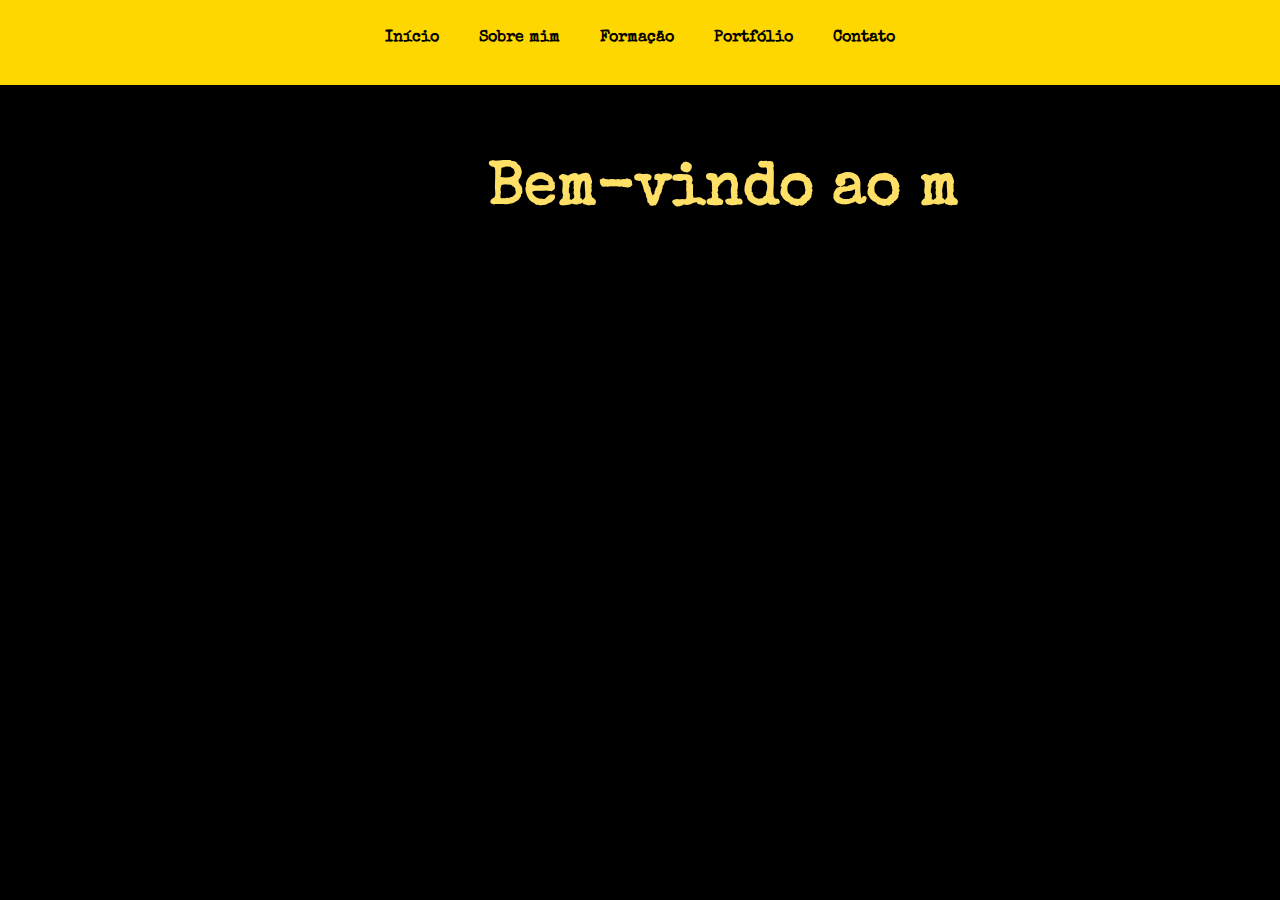
<file: index.html>
<!DOCTYPE html>
<html lang="pt-br">

<head>
  <meta charset="UTF-8">
  <meta name="viewport" content="width=device-width, initial-scale=1.0">
  <title>Meu Portfólio</title>
  <link rel="stylesheet" href="css/style.css">
</head>

<body>
  <header>
    <nav>
      <ul>
        <li><a href="index.html">Início</a></li>
        <li><a href="sobre.html">Sobre mim</a></li>
        <li><a href="formacao.html">Formação</a></li>
        <li><a href="portfolio.html">Portfólio</a></li>
        <li><a href="contato.html">Contato</a></li>
      </ul>
    </nav>
  </header>

  <main>
    <div class="conteudo-centralizado">
      <img src="images/minha-foto.jpg" alt="Minha foto" class="foto-perfil" />
      <div class="texto-principal">
        <h1>Bem-vindo ao meu portfólio!</h1>
        <h2>Andressa Dahmer Pasqualeto</h2>
        <p>Aqui você encontrará informações sobre mim, minha formação, meus projetos e formas de contato.</p>
        <p>Sou estudante de ADS - Análise e Desenvolvimento de Sistemas e estou sempre buscando novos desafios para aprender e crescer na área de TI.</p>
        <p>Fique à vontade para navegar pelas páginas e conhecer um pouco mais sobre meu trabalho!</p>
      </div>
    </div>
  </main>

  <script src="js/script.js"></script>

</body>
</html>
</file>
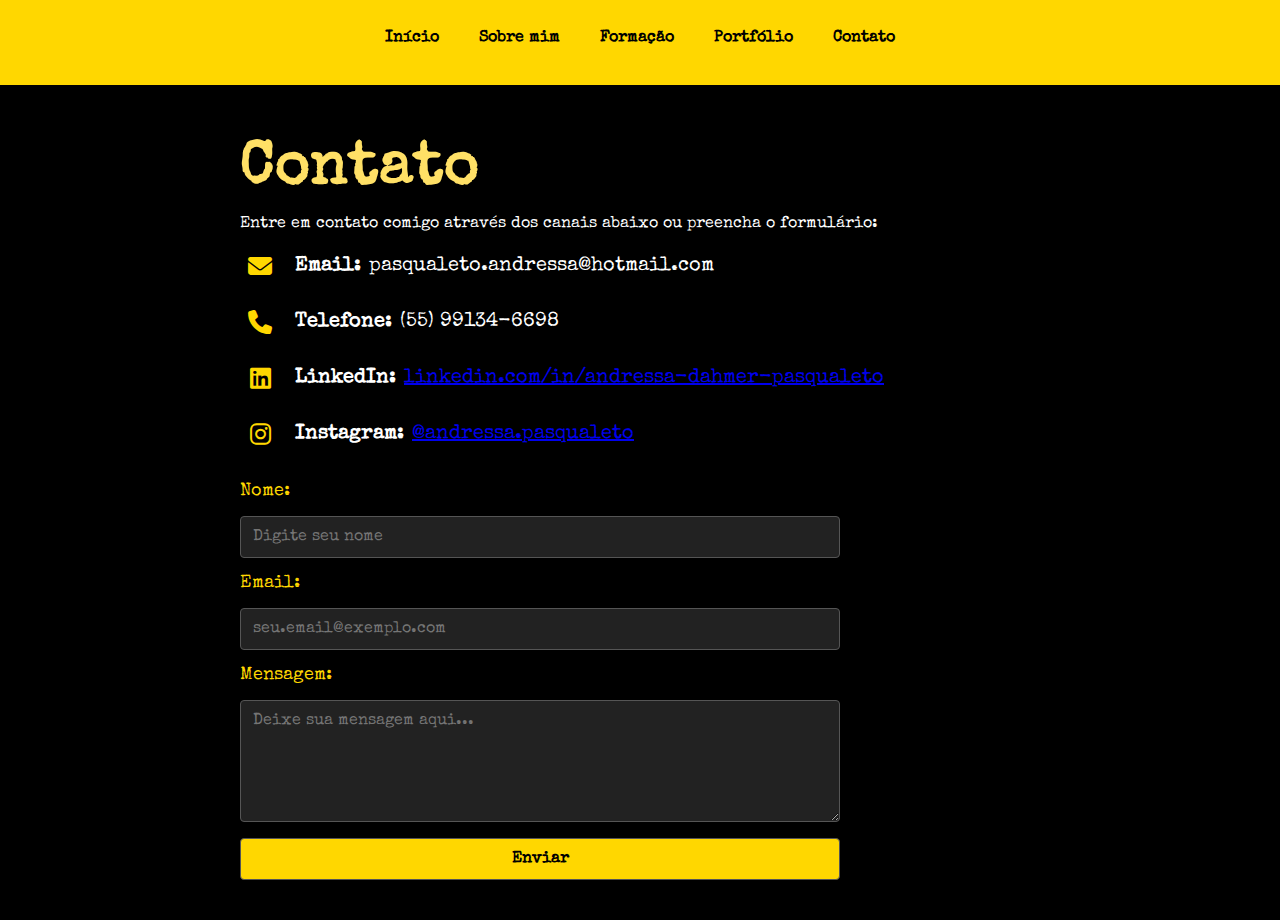
<file: contato.html>
<!DOCTYPE html>
<html lang="pt-br">

<head>
  <meta charset="UTF-8">
  <title>Contato</title>
  <link rel="stylesheet" href="css/style.css">
  <link rel="stylesheet" href="https://cdnjs.cloudflare.com/ajax/libs/font-awesome/6.5.2/css/all.min.css">
</head>

<body>
  <header>
    <nav>
      <ul>
        <li><a href="index.html">Início</a></li>
        <li><a href="sobre.html">Sobre mim</a></li>
        <li><a href="formacao.html">Formação</a></li>
        <li><a href="portfolio.html">Portfólio</a></li>
        <li><a href="contato.html">Contato</a></li>
      </ul>
    </nav>
  </header>

  <main>
    <div class="conteudo-contato">
      <h1>Contato</h1>
      <p>Entre em contato comigo através dos canais abaixo ou preencha o formulário:</p>
      
      <ul class="lista-contato">
        <li><i class="fas fa-envelope"></i> <strong>Email:</strong> pasqualeto.andressa@hotmail.com</li>
        <li><i class="fas fa-phone"></i> <strong>Telefone:</strong> (55) 99134-6698</li>
        <li><i class="fab fa-linkedin"></i> <strong>LinkedIn:</strong> <a href="https://www.linkedin.com/in/andressa-dahmer-pasqualeto" target="_blank">linkedin.com/in/andressa-dahmer-pasqualeto</a></li>
        <li><i class="fab fa-instagram"></i> <strong>Instagram:</strong> <a href="https://www.instagram.com/andressa.pasqualeto/" target="_blank">@andressa.pasqualeto</a></li>
      </ul>

      <form>
        <label for="nome">Nome:</label>
        <input type="text" id="nome" name="nome" placeholder="Digite seu nome" required>

        <label for="email">Email:</label>
        <input type="email" id="email" name="email" placeholder="seu.email@exemplo.com" required>

        <label for="mensagem">Mensagem:</label>
        <textarea id="mensagem" name="mensagem" rows="6" placeholder="Deixe sua mensagem aqui..." required></textarea>

        <button type="submit">Enviar</button>
      </form>
    </div>
  </main>

  <script src="js/script.js"></script>
</body>
</html>
</file>
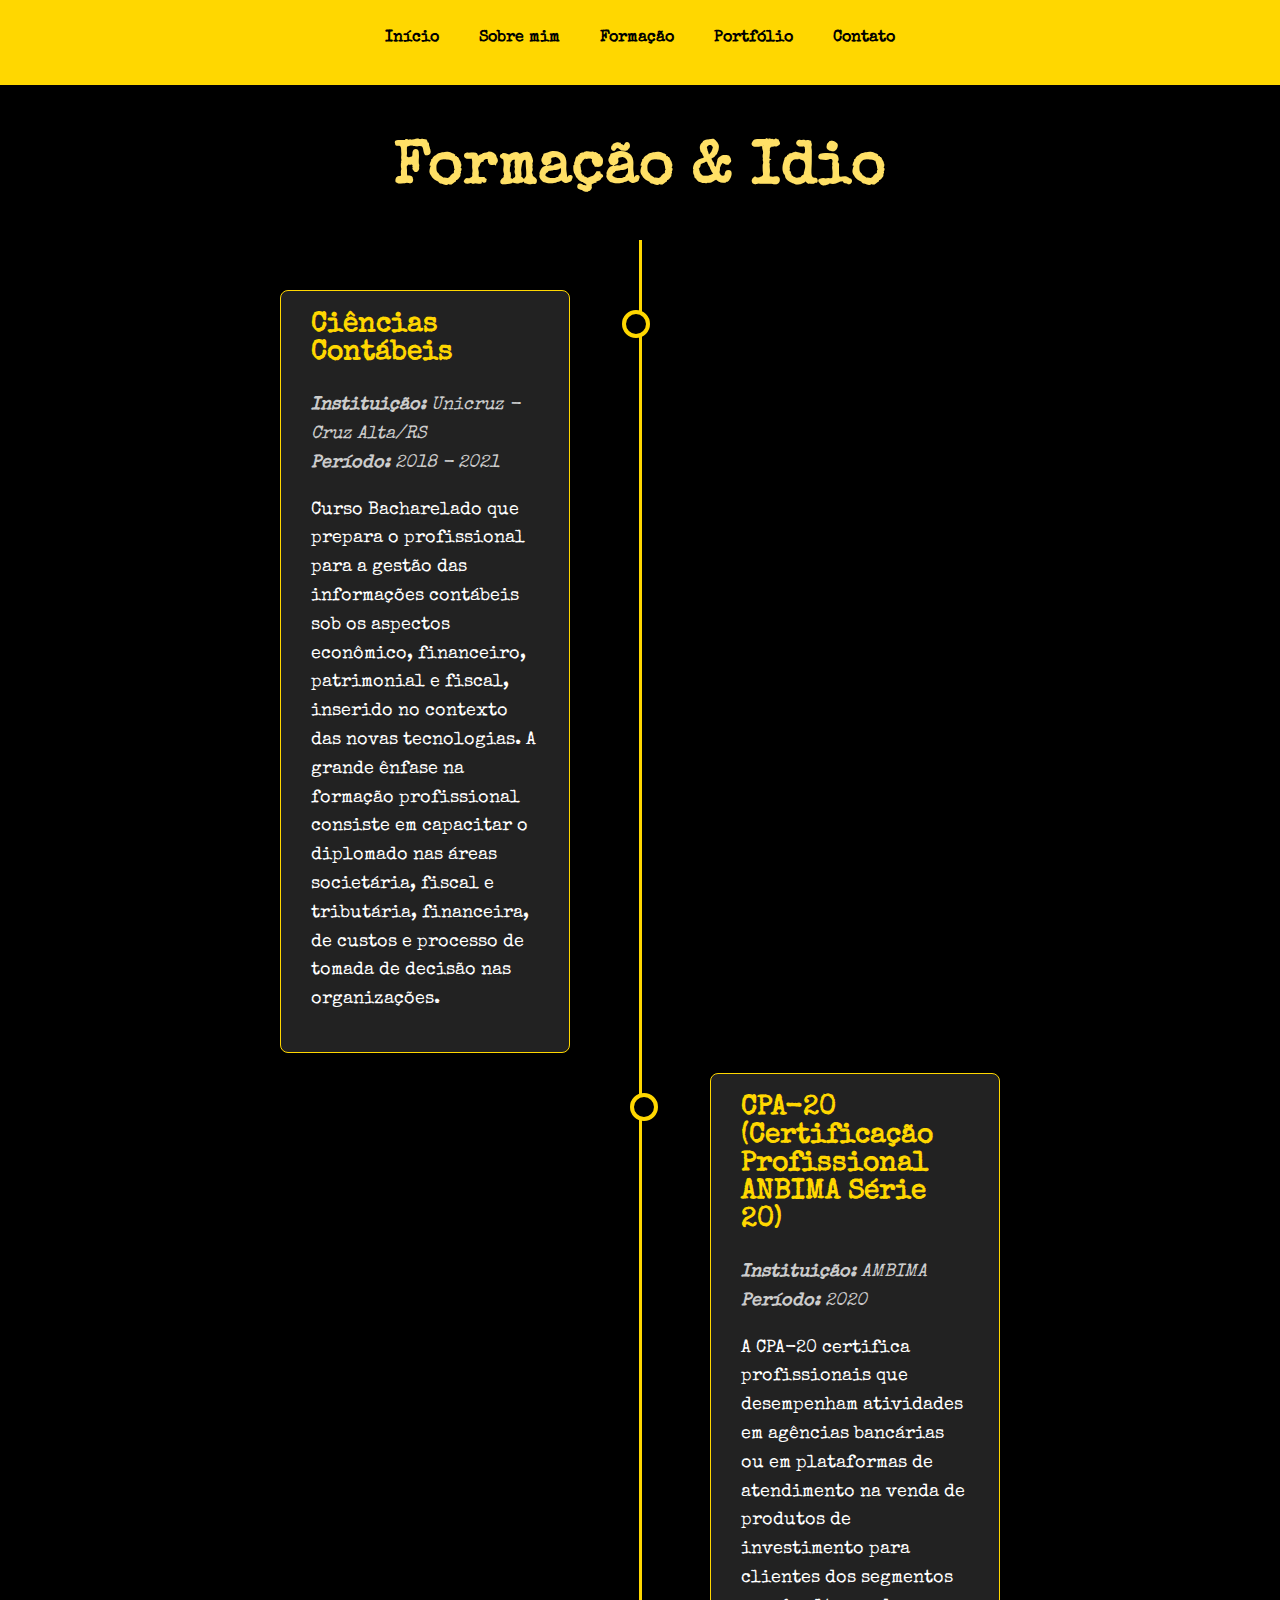
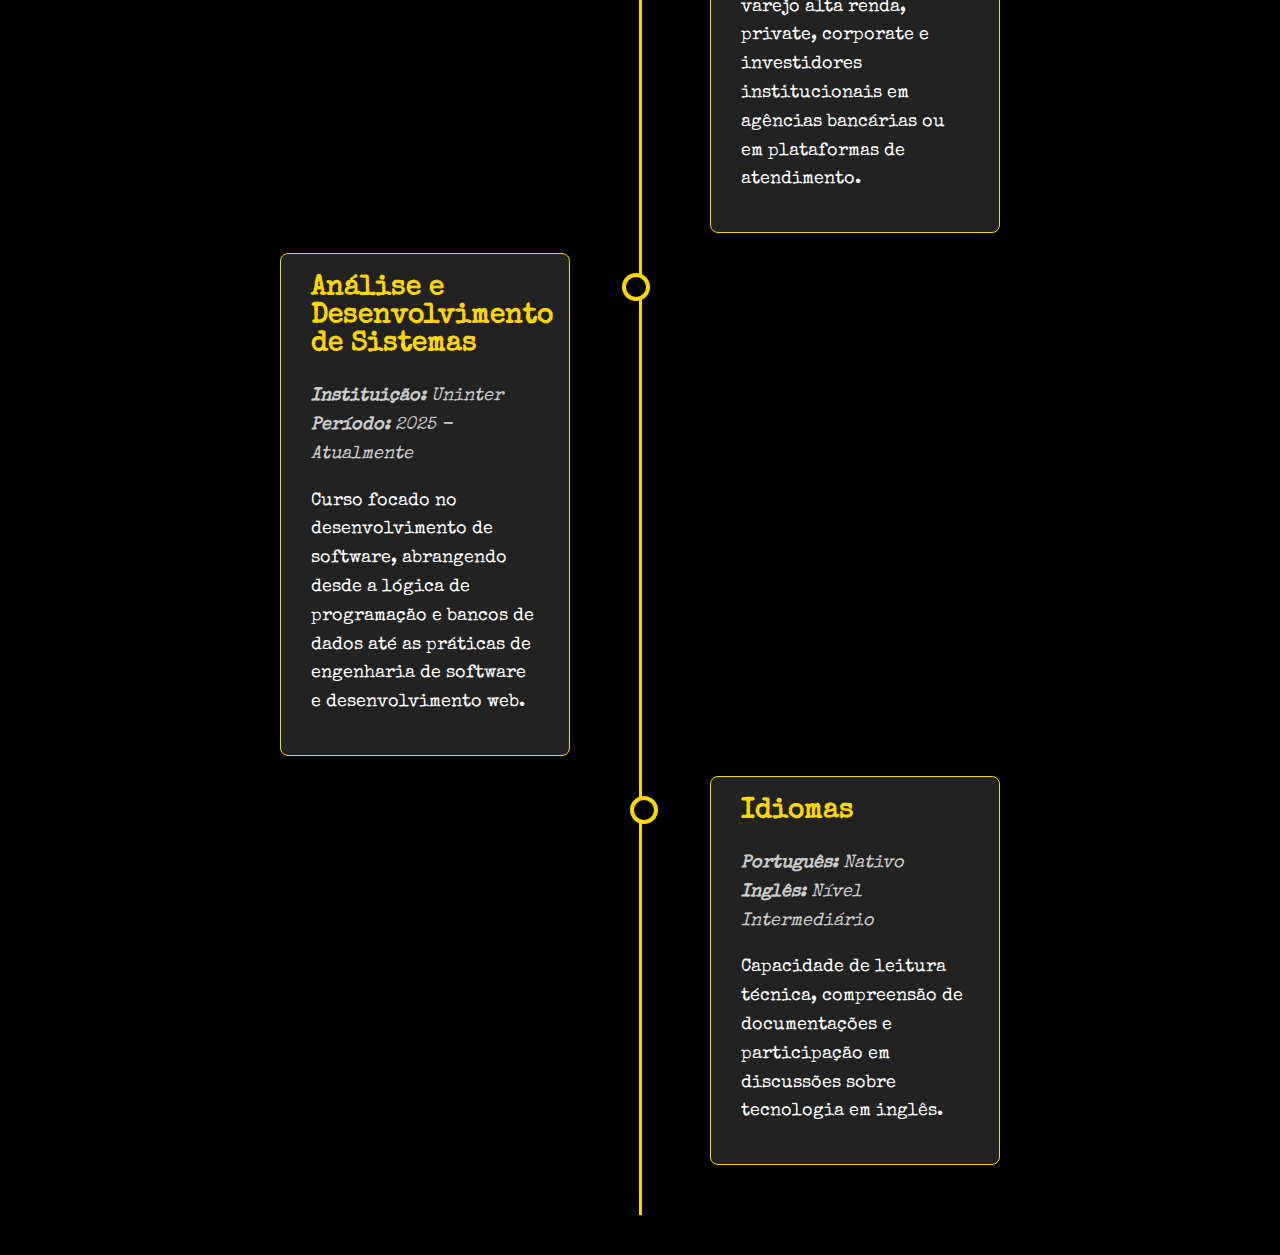
<file: formacao.html>
<!DOCTYPE html>
<html lang="pt-br">

<head>
  <meta charset="UTF-8">
  <title>Formação</title>
  <link rel="stylesheet" href="css/style.css">
</head>

<body>
  <header>
    <nav>
      <ul>
        <li><a href="index.html">Início</a></li>
        <li><a href="sobre.html">Sobre mim</a></li>
        <li><a href="formacao.html">Formação</a></li>
        <li><a href="portfolio.html">Portfólio</a></li>
        <li><a href="contato.html">Contato</a></li>
      </ul>
    </nav>
  </header>

  <main>
    <div class="conteudo-pagina">
      <h1>Formação & Idiomas</h1>

      <div class="timeline">

        <div class="timeline-item">
          <div class="timeline-content">
            <h2>Ciências Contábeis</h2>
            <p class="timeline-detalhes">
              <strong>Instituição:</strong> Unicruz - Cruz Alta/RS<br>
              <strong>Período:</strong> 2018 - 2021
            </p>
            <p> Curso Bacharelado que prepara o profissional para a gestão das informações contábeis sob os aspectos econômico, financeiro, patrimonial e fiscal, inserido no contexto das novas tecnologias. A grande ênfase na formação profissional consiste em capacitar o diplomado nas áreas societária, fiscal e tributária, financeira, de custos e processo de tomada de decisão nas organizações.</p>
          </div>
        </div>

        <div class="timeline-item">
          <div class="timeline-content">
            <h2> CPA-20 (Certificação Profissional ANBIMA Série 20)</h2>
            <p class="timeline-detalhes">
              <strong>Instituição:</strong> AMBIMA<br>
              <strong>Período:</strong> 2020
            </p>
            <p> A CPA-20 certifica profissionais que desempenham atividades em agências bancárias ou em plataformas de atendimento na venda de produtos de investimento para clientes dos segmentos varejo alta renda, private, corporate e investidores institucionais em agências bancárias ou em plataformas de atendimento.</p>
          </div>
        </div>
        
        <div class="timeline-item">
          <div class="timeline-content">
            <h2>Análise e Desenvolvimento de Sistemas</h2>
            <p class="timeline-detalhes">
              <strong>Instituição:</strong> Uninter<br>
              <strong>Período:</strong> 2025 - Atualmente
            </p>
            <p> Curso focado no desenvolvimento de software, abrangendo desde a lógica de programação e bancos de dados até as práticas de engenharia de software e desenvolvimento web.</p>
          </div>
        </div>

        <div class="timeline-item">
          <div class="timeline-content">
            <h2>Idiomas</h2>
            <p class="timeline-detalhes">
              <strong>Português:</strong> Nativo<br>
              <strong>Inglês:</strong> Nível Intermediário
            </p>
            <p>Capacidade de leitura técnica, compreensão de documentações e participação em discussões sobre tecnologia em inglês.</p>
          </div>
        </div>

      </div>
    </div>
  </main>
  
  <script src="js/script.js"></script>

</body>
</html>
</file>
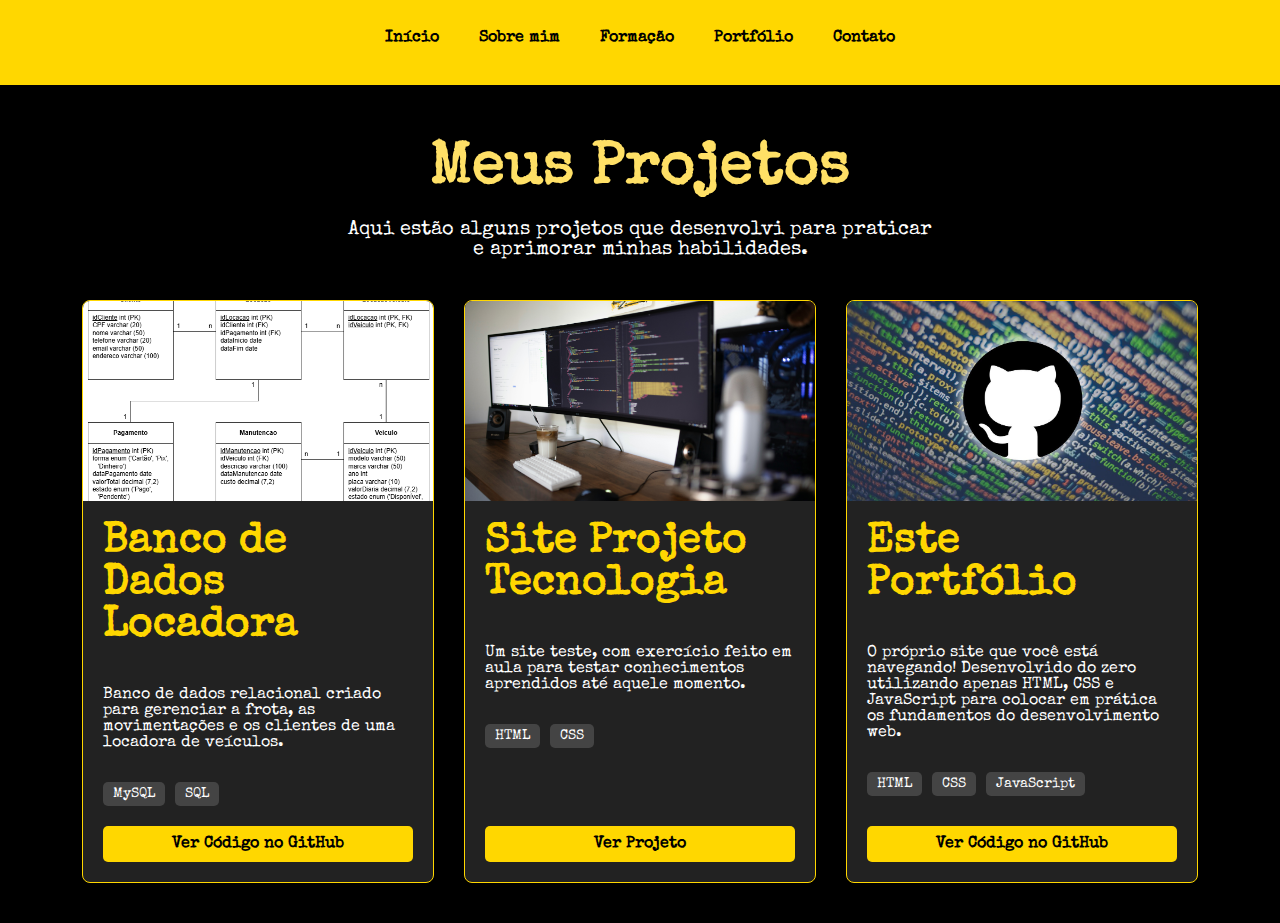
<file: portfolio.html>
<!DOCTYPE html>
<html lang="pt-br">

<head>
  <meta charset="UTF-8">
  <title>Portfólio</title>
  <link rel="stylesheet" href="css/style.css">
</head>

<body>
  <header>
    <nav>
      <ul>
        <li><a href="index.html">Início</a></li>
        <li><a href="sobre.html">Sobre mim</a></li>
        <li><a href="formacao.html">Formação</a></li>
        <li><a href="portfolio.html">Portfólio</a></li>
        <li><a href="contato.html">Contato</a></li>
      </ul>
    </nav>
  </header>

  <main>
    <div class="conteudo-pagina">
      <h1>Meus Projetos</h1>
      <p class="portfolio-subtitulo">Aqui estão alguns projetos que desenvolvi para praticar e aprimorar minhas habilidades.</p>

      <div class="portfolio-container">

        <div class="projeto-card">
            <img src="images/locadora-bd.png" alt="Diagrama do Banco de Dados de uma Locadora de Veículos" class="projeto-imagem">
            <div class="projeto-info">
                <h2>Banco de Dados Locadora</h2>
                <p>Banco de dados relacional criado para gerenciar a frota, as movimentações e os clientes de uma locadora de veículos.</p>
                <div class="projeto-tags">
                    <span>MySQL</span>
                    <span>SQL</span>
                </div>
                <a href="https://github.com/AndressaPasqualeto/bancodados" class="projeto-link" target="_blank">Ver Código no GitHub</a>
            </div>
        </div>

        <div class="projeto-card">
          <img src="images/projeto-tec.png" alt="Imagem do projeto Site de Tecnologia" class="projeto-imagem">
          <div class="projeto-info">
            <h2>Site Projeto Tecnologia</h2>
            <p>Um site teste, com exercício feito em aula para testar conhecimentos aprendidos até aquele momento.</p>
            <div class="projeto-tags">
              <span>HTML</span>
              <span>CSS</span>
            </div>
            <a href="https://github.com/AndressaPasqualeto/projetotec" class="projeto-link" target="_blank">Ver Projeto</a>
          </div>
        </div>
        
        <div class="projeto-card">
          <img src="images/projeto-portfolio.jpeg" alt="Imagem do projeto Portfólio" class="projeto-imagem">
          <div class="projeto-info">
            <h2>Este Portfólio</h2>
            <p>O próprio site que você está navegando! Desenvolvido do zero utilizando apenas HTML, CSS e JavaScript para colocar em prática os fundamentos do desenvolvimento web.</p>
            <div class="projeto-tags">
              <span>HTML</span>
              <span>CSS</span>
              <span>JavaScript</span>
            </div>
            <a href="https://github.com/AndressaPasqualeto/andressadp.github.io" class="projeto-link" target="_blank">Ver Código no GitHub</a>
          </div>
        </div>

      </div>
    </div>
  </main>
  <script src="js/script.js"></script>
</body>
</html>
</file>
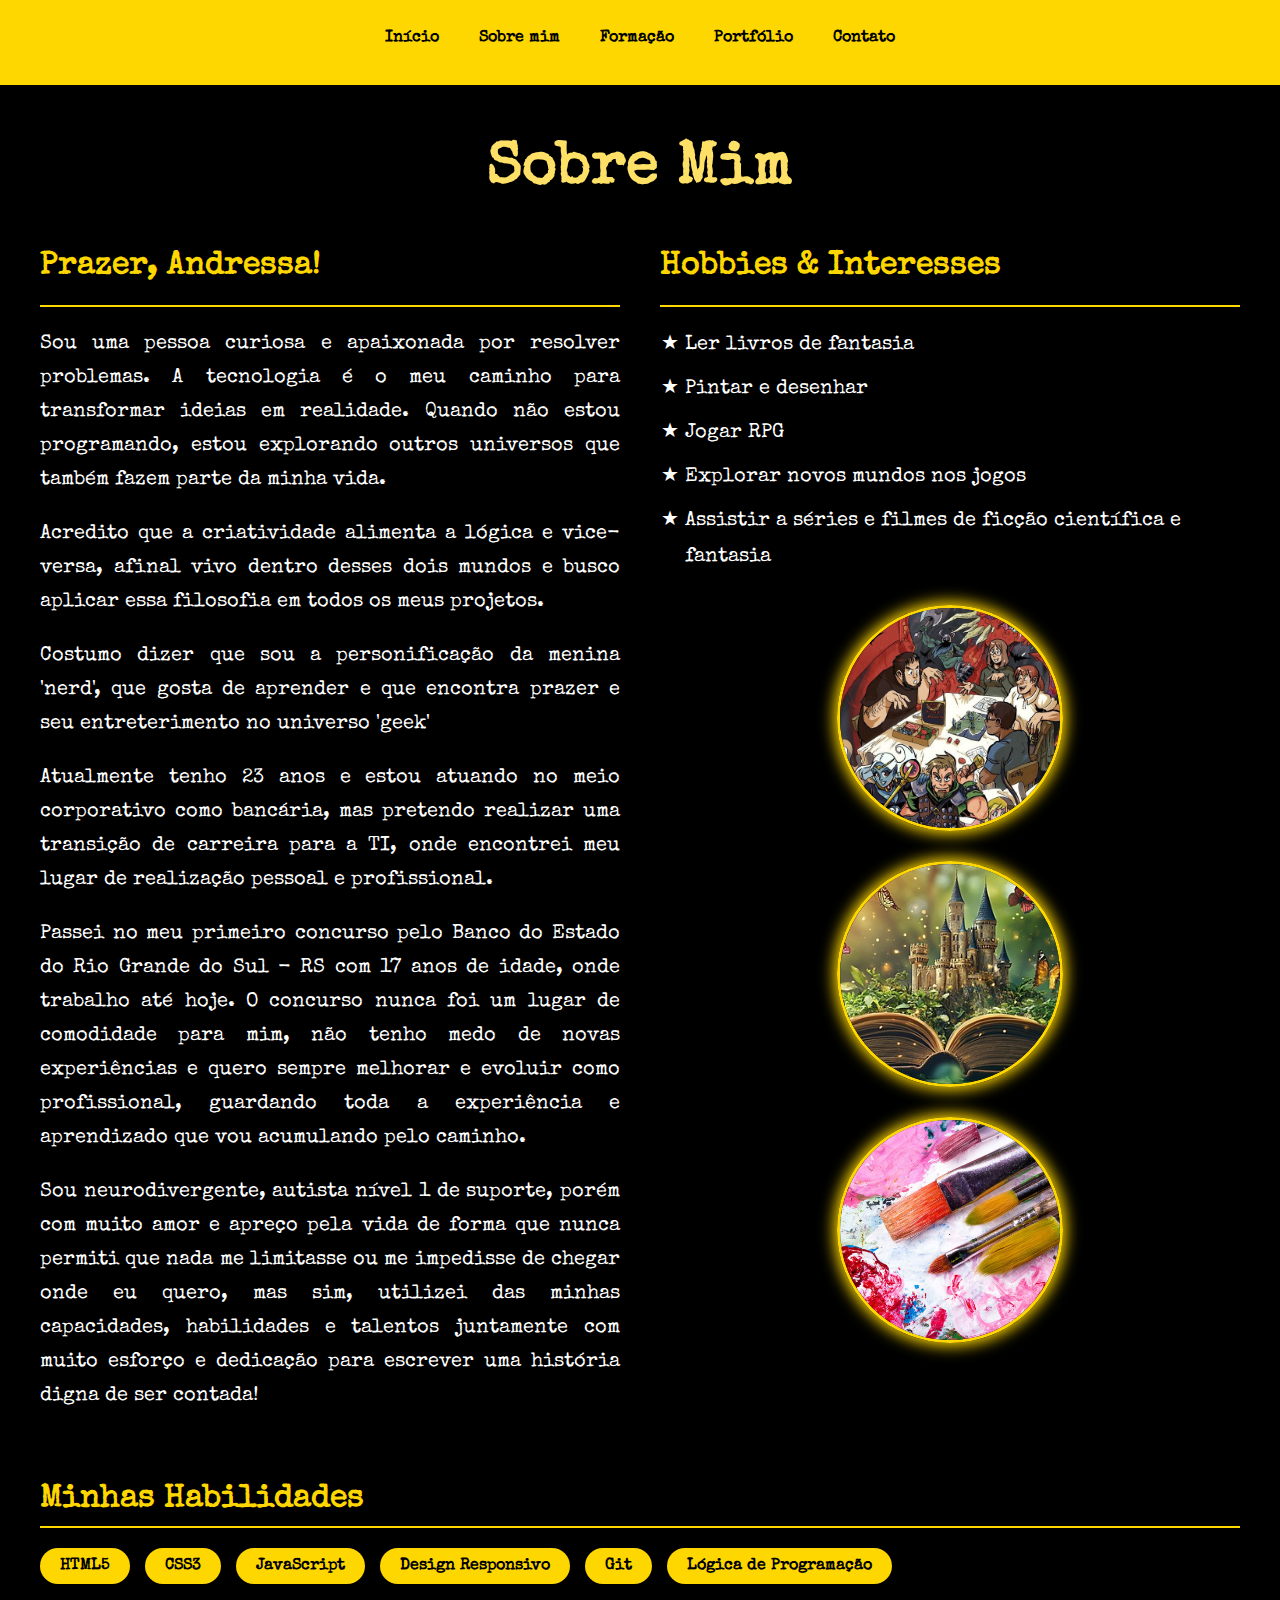
<file: sobre.html>
<!DOCTYPE html>
<html lang="pt-br">

<head>
  <meta charset="UTF-8">
  <title>Sobre Mim</title>
  <link rel="stylesheet" href="css/style.css">
  <link rel="stylesheet" href="https://cdnjs.cloudflare.com/ajax/libs/font-awesome/6.5.2/css/all.min.css">
</head>

<body>
  <header>
    <nav>
      <ul>
        <li><a href="index.html">Início</a></li>
        <li><a href="sobre.html">Sobre mim</a></li>
        <li><a href="formacao.html">Formação</a></li>
        <li><a href="portfolio.html">Portfólio</a></li>
        <li><a href="contato.html">Contato</a></li>
      </ul>
    </nav>
  </header>

  <main>
    <div class="conteudo-pagina">
      <h1>Sobre Mim</h1>
      
      <section class="sobre-mim-container">
        <div class="coluna-texto">
          <h2>Prazer, Andressa!</h2>
          <p>Sou uma pessoa curiosa e apaixonada por resolver problemas. A tecnologia é o meu caminho para transformar ideias em realidade. Quando não estou programando, estou explorando outros universos que também fazem parte da minha vida.</p>
          <p>Acredito que a criatividade alimenta a lógica e vice-versa, afinal vivo dentro desses dois mundos e busco aplicar essa filosofia em todos os meus projetos.</p>
          <p>Costumo dizer que sou a personificação da menina 'nerd', que gosta de aprender e que encontra prazer e seu entreterimento no universo 'geek'</p>
          <p>Atualmente tenho 23 anos e estou atuando no meio corporativo como bancária, mas pretendo realizar uma transição de carreira para a TI, onde encontrei meu lugar de realização pessoal e profissional.</p>
          <p>Passei no meu primeiro concurso pelo Banco do Estado do Rio Grande do Sul - RS com 17 anos de idade, onde trabalho até hoje. O concurso nunca foi um lugar de comodidade para mim, não tenho medo de novas experiências e quero sempre melhorar e evoluir como profissional, guardando toda a experiência e aprendizado que vou acumulando pelo caminho. </p>
          <p>Sou neurodivergente, autista nível 1 de suporte, porém com muito amor e apreço pela vida de forma que nunca permiti que nada me limitasse ou me impedisse de chegar onde eu quero, mas sim, utilizei das minhas capacidades, habilidades e talentos juntamente com muito esforço e dedicação para escrever uma história digna de ser contada!</p>  
        </div>
        <div class="coluna-hobbies">
          <h2>Hobbies & Interesses</h2>
          <ul>
            <li>Ler livros de fantasia</li>
            <li>Pintar e desenhar</li>
            <li>Jogar RPG</li>
            <li>Explorar novos mundos nos jogos</li>
            <li>Assistir a séries e filmes de ficção científica e fantasia</li>
          </ul>

          <div class="hobby-galeria">
            <img src="images/hobby1.jpg" alt="Referência ao primeiro hobby" class="hobby-imagem">
            <img src="images/hobby2.jpg" alt="Referência ao segundo hobby" class="hobby-imagem">
            <img src="images/hobby3.jpg" alt="Referência ao terceiro hobby" class="hobby-imagem">
          </div>
        </div>
      </section>

      <section class="habilidades-container">
        <h2>Minhas Habilidades</h2>
        <div class="skills">
          <span class="skill-tag">HTML5</span>
          <span class="skill-tag">CSS3</span>
          <span class="skill-tag">JavaScript</span>
          <span class="skill-tag">Design Responsivo</span>
          <span class="skill-tag">Git</span>
          <span class="skill-tag">Lógica de Programação</span>
        </div>
      </section>

    </div>
  </main>
  <script src="js/script.js"></script>
</body>
</html>
</file>
<file: css/style.css>
@import url('https://fonts.googleapis.com/css2?family=Special+Elite&display=swap');

body {
  font-family: 'Special Elite', 'Courier New', Courier, monospace;
  margin: 0;
  padding-top: 60px; 
  background-color: #000;
  color: #fff;
}

header nav {
  background-color: #FFD700;
  padding: 16px 0;
  position: fixed;
  width: 100%;
  top: 0;
  left: 0;
  z-index: 1000; /* Garante que o menu fique acima de outros elementos */
}

nav ul {
  list-style: none;
  display: flex;
  justify-content: center;
  gap: 16px;
  padding: 0;
  margin: 0;
}

nav a {
  color: #000;
  text-decoration: none;
  font-weight: 700;
  padding: 8px 12px;
  font-size: 16px;
  transition: all 0.3s ease;
  border-radius: 4px;
  display: inline-block;
}

nav a:hover {
  background-color: #FFEB7F;
  transform: scale(1.15);
  font-size: 18px;
  box-shadow: 0 4px 8px rgba(255, 255, 0, 0.5);
}

main {
  padding: 40px 16px;
  display: flex;
  align-items: center;
  justify-content: center;
  gap: 60px; 
  max-width: 1200px; 
  margin: 0 auto;
  text-align: left;
  color: #fff;
}

main > .conteudo-centralizado {
  display: flex;
  align-items: center;
  gap: 40px;
}

.conteudo-contato,
.conteudo-simples {
  width: 100%;
  max-width: 800px;
}

main img.foto-perfil {
  max-width: 350px; 
  height: auto;
  border-radius: 12px;
  box-shadow: 0 0 20px 5px #FFD700;
  border: 3px solid #FFD700;
  opacity: 0;
  transition: opacity 1500ms ease-in;
}

main h1 {
  color: #FFE066;
  font-size: 60px; 
  margin-bottom: 8px;
  white-space: nowrap;
}

main h2 {
  font-size: 42px; 
  color: #FFD700;
  margin-top: 0;
  margin-bottom: 24px;
}

main .texto-principal {
  max-width: 700px; 
  font-size: 22px; 
  line-height: 1.7; 
}

main .texto-principal p {
  text-align: justify;
}

main img.foto-perfil {
  opacity: 0;
  transition: opacity 1500ms ease-in;
}

.fade-in {
  opacity: 1;
}

ul {
  padding-left: 20px;
  line-height: 1.8;
}

ul li {
  margin-bottom: 8px;
}

form {
  display: flex;
  flex-direction: column;
  gap: 16px;
  width: 100%;
  max-width: 600px; 
  margin-top: 30px; 
}

form label {
  font-size: 18px;
  color: #FFD700;
}

input, textarea, button {
  padding: 12px;
  font-size: 16px;
  background-color: #222;
  color: #fff;
  border: 1px solid #555;
  border-radius: 4px;
  font-family: 'Special Elite', monospace; /* Herda a fonte do site */
}

button {
  background-color: #FFD700;
  color: #000;
  font-weight: bold;
  cursor: pointer;
  transition: background-color 0.3s ease;
}

button:hover {
  background-color: #FFEB7F;
}

/* ============================================= */
/* ESTILOS DA PÁGINA SOBRE MIM          */
/* ============================================= */

/* Contêiner geral para páginas de conteúdo */
.conteudo-pagina {
  width: 100%;
  max-width: 1200px; /* Usa a mesma largura da página inicial */
  text-align: left;
}

/* Alinha o H1 principal da página no centro */
.conteudo-pagina h1 {
  text-align: center;
  font-size: 60px; /* Mesmo tamanho do H1 da index */
  margin-bottom: 40px;
}

/* Layout em duas colunas para a seção "Sobre Mim" */
.sobre-mim-container {
  display: flex;
  gap: 40px; /* Espaço entre as colunas */
  margin-bottom: 50px;
  align-items: flex-start; 
}

.coluna-texto, .coluna-hobbies {
  flex: 1; /* Faz com que as duas colunas ocupem o mesmo espaço */
  font-size: 20px; 
  line-height: 1.7; 
}

.coluna-texto p {
  text-align: justify;
}

.coluna-hobbies ul {
  list-style-type: '★ '; /* Adiciona uma estrela como marcador */
  padding-left: 25px;
}

/* Seção de Habilidades */
.habilidades-container h2,
.coluna-texto h2,
.coluna-hobbies h2 {
  color: #FFD700; 
  font-size: 32px;
  border-bottom: 2px solid #FFD700; 
  padding-bottom: 10px;
  margin-bottom: 20px;
}

.skills {
  display: flex;
  flex-wrap: wrap; /* Permite que as tags quebrem a linha */
  gap: 15px; 
}

.skill-tag {
  background-color: #FFD700;
  color: #000;
  padding: 10px 20px;
  border-radius: 20px;
  font-weight: bold;
  font-size: 16px;
  transition: all 0.3s ease;
}

.skill-tag:hover {
  background-color: #fff;
  transform: translateY(-3px); /* Efeito de levantar a tag */
  box-shadow: 0 4px 8px rgba(255, 255, 0, 0.5);
}

.hobby-galeria {
  display: flex;
  flex-direction: column; 
  align-items: center;   
  gap: 30px;             
  margin-top: 30px;
}

.hobby-imagem {
  width: 220px;  
  height: 220px; 
  border-radius: 50%;
  object-fit: cover;
  
  border: 3px solid #FFD700;
  box-shadow: 0 0 15px 3px #FFD700;

  transition: transform 0.3s ease;
}

.hobby-imagem:hover {
  transform: scale(1.1) rotate(5deg); /* Aumenta e gira um pouco a imagem */
}

/* ============================================= */
/* ESTILOS DA PÁGINA FORMAÇÃO (TIMELINE) */
/* ============================================= */

.timeline {
  position: relative;
  max-width: 800px;
  margin: 0 auto;
  padding: 40px 0;
}

/* A linha vertical da timeline */
.timeline::after {
  content: '';
  position: absolute;
  width: 3px;
  background-color: #FFD700;
  top: 0;
  bottom: 0;
  left: 50%;
  margin-left: -1.5px; /* Metade da largura para centralizar */
}

/* O contêiner de cada item da timeline */
.timeline-item {
  padding: 10px 40px;
  position: relative;
  width: 50%;
  box-sizing: border-box; /* Garante que padding não afete a largura */
}

/* Posiciona os itens à esquerda e à direita */
.timeline-item:nth-child(odd) {
  left: 0;
  padding-right: 70px; /* Espaço para o círculo central */
}

.timeline-item:nth-child(even) {
  left: 50%;
  padding-left: 70px; /* Espaço para o círculo central */
}

/* O círculo na linha do tempo */
.timeline-item::after {
  content: '';
  position: absolute;
  width: 20px;
  height: 20px;
  right: -10px;
  background-color: #000;
  border: 4px solid #FFD700;
  top: 30px;
  border-radius: 50%;
  z-index: 1;
}

/* Ajusta a posição do círculo para os itens da direita */
.timeline-item:nth-child(even)::after {
  left: -10px;
}

/* O card com o conteúdo */
.timeline-content {
  padding: 20px 30px;
  background-color: #222; 
  position: relative;
  border-radius: 8px;
  border: 1px solid #FFD700;
}

.timeline-content h2 {
  margin-top: 0;
  color: #FFD700;
  font-size: 28px;
}

.timeline-content p {
  font-size: 18px;
  line-height: 1.6;
}

.timeline-detalhes {
  font-size: 16px;
  font-style: italic;
  color: #ccc;
  margin-bottom: 15px;
}

/* ============================================= */
/* ESTILOS DA PÁGINA PORTFÓLIO         */
/* ============================================= */

.portfolio-subtitulo {
  text-align: center;
  font-size: 20px;
  max-width: 600px;
  margin: -20px auto 40px auto; /* Margem negativa para aproximar do título */
}

.portfolio-container {
  display: flex;
  flex-wrap: wrap; 
  justify-content: center; 
  gap: 30px; 
}

.projeto-card {
  background-color: #222;
  border: 1px solid #FFD700;
  border-radius: 8px;
  overflow: hidden; /* Garante que a imagem não "vaze" dos cantos arredondados */
  width: 350px;
  display: flex;
  flex-direction: column;
  transition: transform 0.3s ease, box-shadow 0.3s ease;
}

.projeto-card:hover {
  transform: translateY(-10px); /* Efeito de "levantar" o card */
  box-shadow: 0 10px 20px rgba(255, 215, 0, 0.3);
}

.projeto-imagem {
  width: 100%;
  height: 200px;
  object-fit: cover; /* Faz a imagem cobrir a área sem distorcer */
}

.projeto-info {
  padding: 20px;
  display: flex;
  flex-direction: column;
  flex-grow: 1; /* Faz esta área crescer para ocupar o espaço disponível */
}

.projeto-info h2 {
  margin-top: 0;
  color: #FFD700;
}

.projeto-tags {
  margin: 15px 0;
}

.projeto-tags span {
  background-color: #444;
  color: #fff;
  padding: 5px 10px;
  border-radius: 5px;
  font-size: 14px;
  margin-right: 5px;
  display: inline-block; /* Garante espaçamento correto */
  margin-bottom: 5px;
}

.projeto-link {
  display: block; /* Ocupa a largura toda */
  background-color: #FFD700;
  color: #000;
  padding: 10px 15px;
  text-align: center;
  text-decoration: none;
  font-weight: bold;
  border-radius: 5px;
  margin-top: auto; /* Empurra o botão para o final do card */
  transition: background-color 0.3s ease;
}

.projeto-link:hover {
  background-color: #FFEB7F;
}

/* ============================================= */
/* ESTILOS DA PÁGINA CONTATO             */
/* ============================================= */

.lista-contato {
  list-style: none; /* Remove os marcadores padrão */
  padding-left: 0;
}

.lista-contato li {
  display: flex;
  align-items: center; /* Alinha o ícone e o texto verticalmente */
  font-size: 20px;
  margin-bottom: 20px; /* Aumenta o espaço entre os itens */
}

.lista-contato li i {
  color: #FFD700; 
  font-size: 24px;
  width: 40px; /* Largura fixa para alinhar o texto depois */
  text-align: center;
  margin-right: 15px; /* Espaço entre o ícone e o texto */
}

.lista-contato li strong {
  margin-right: 8px; 
}
</file>
